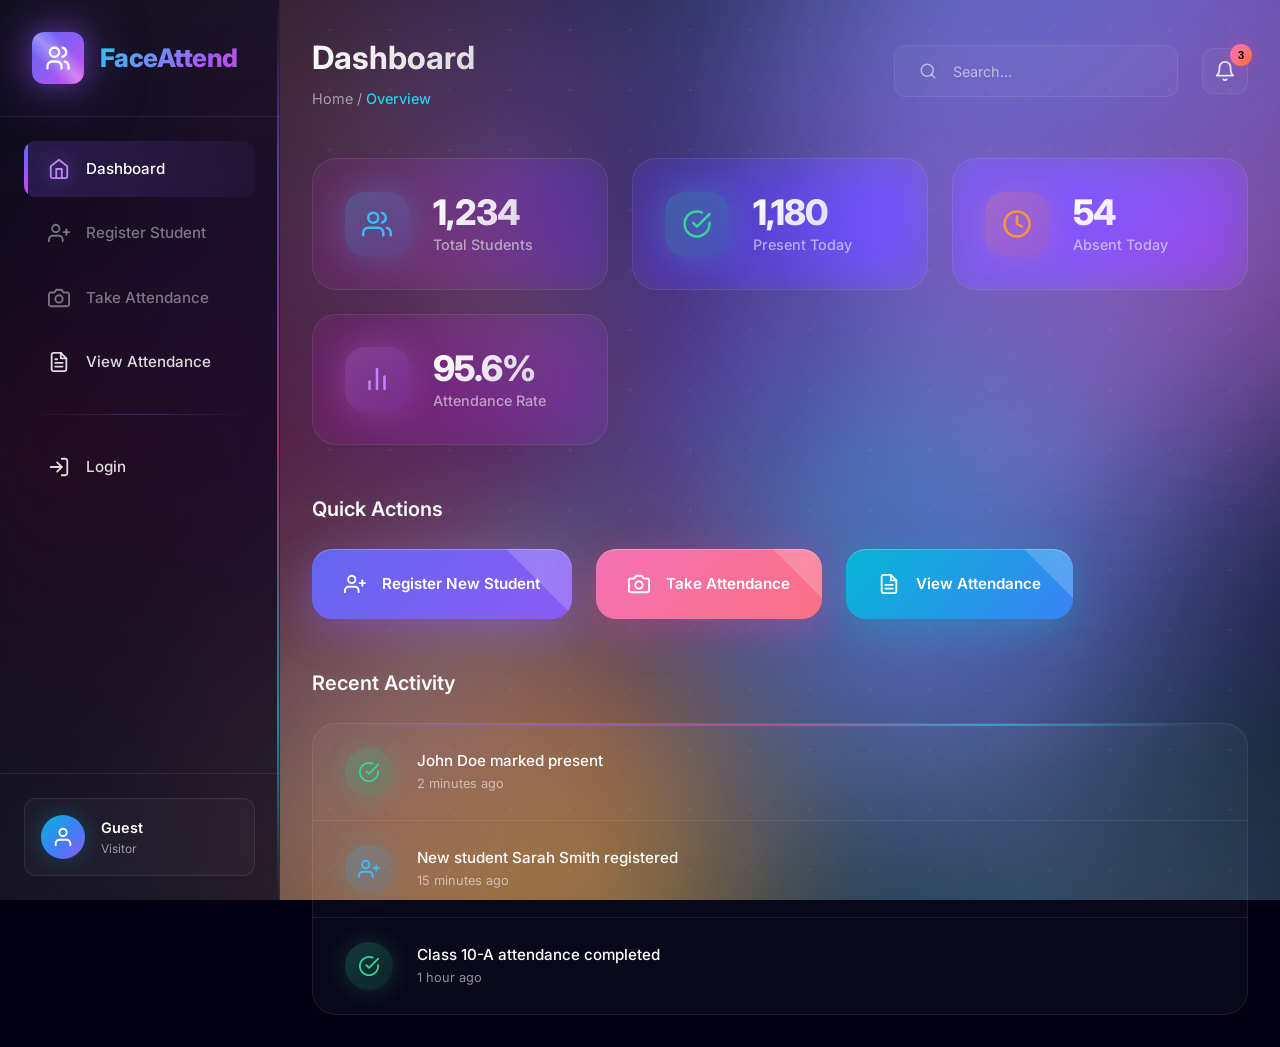
<file: index.html>
<!DOCTYPE html>
<html lang="en">

<head>
    <meta charset="UTF-8">
    <meta name="viewport" content="width=device-width, initial-scale=1.0">
    <meta name="description"
        content="Face Recognition Attendance System - A modern solution for tracking student attendance using facial recognition technology">
    <title>FaceAttend - Dashboard</title>
    <link rel="stylesheet" href="index.css">
    <link rel="preconnect" href="https://fonts.googleapis.com">
    <link rel="preconnect" href="https://fonts.gstatic.com" crossorigin>
    <link href="https://fonts.googleapis.com/css2?family=Inter:wght@300;400;500;600;700;800&display=swap"
        rel="stylesheet">
</head>

<body>
    <!-- Animated Background -->
    <div class="bg-animation">
        <div class="particles"></div>
        <div class="orb orb-1"></div>
        <div class="orb orb-2"></div>
        <div class="orb orb-3"></div>
    </div>

    <!-- Dashboard Layout -->
    <div class="dashboard">
        <!-- Sidebar -->
        <aside class="sidebar">
            <!-- Logo -->
            <div class="logo">
                <div class="logo-icon">
                    <svg viewBox="0 0 24 24" fill="none" xmlns="http://www.w3.org/2000/svg">
                        <path
                            d="M9 11C11.2091 11 13 9.20914 13 7C13 4.79086 11.2091 3 9 3C6.79086 3 5 4.79086 5 7C5 9.20914 6.79086 11 9 11Z"
                            stroke="currentColor" stroke-width="2" stroke-linecap="round" stroke-linejoin="round" />
                        <path
                            d="M3 21V19C3 17.9391 3.42143 16.9217 4.17157 16.1716C4.92172 15.4214 5.93913 15 7 15H11C12.0609 15 13.0783 15.4214 13.8284 16.1716C14.5786 16.9217 15 17.9391 15 19V21"
                            stroke="currentColor" stroke-width="2" stroke-linecap="round" stroke-linejoin="round" />
                        <path
                            d="M16 3.12988C16.8604 3.35018 17.623 3.85058 18.1676 4.55219C18.7122 5.2538 19.0078 6.11671 19.0078 7.00488C19.0078 7.89305 18.7122 8.75596 18.1676 9.45757C17.623 10.1592 16.8604 10.6596 16 10.8799"
                            stroke="currentColor" stroke-width="2" stroke-linecap="round" stroke-linejoin="round" />
                        <path
                            d="M21 20.9999V18.9999C20.9949 18.1171 20.6979 17.2607 20.1553 16.5643C19.6126 15.8679 18.8548 15.3706 18 15.1499"
                            stroke="currentColor" stroke-width="2" stroke-linecap="round" stroke-linejoin="round" />
                    </svg>
                </div>
                <h1>FaceAttend</h1>
            </div>

            <!-- Navigation Menu -->
            <nav class="nav-menu">
                <a href="#" class="nav-item active" data-section="dashboard" id="nav-dashboard">
                    <svg viewBox="0 0 24 24" fill="none" xmlns="http://www.w3.org/2000/svg">
                        <path
                            d="M3 9L12 2L21 9V20C21 20.5304 20.7893 21.0391 20.4142 21.4142C20.0391 21.7893 19.5304 22 19 22H5C4.46957 22 3.96086 21.7893 3.58579 21.4142C3.21071 21.0391 3 20.5304 3 20V9Z"
                            stroke="currentColor" stroke-width="2" stroke-linecap="round" stroke-linejoin="round" />
                        <path d="M9 22V12H15V22" stroke="currentColor" stroke-width="2" stroke-linecap="round"
                            stroke-linejoin="round" />
                    </svg>
                    <span>Dashboard</span>
                </a>

                <a href="#" class="nav-item" data-section="register" id="nav-register">
                    <svg viewBox="0 0 24 24" fill="none" xmlns="http://www.w3.org/2000/svg">
                        <path
                            d="M16 21V19C16 17.9391 15.5786 16.9217 14.8284 16.1716C14.0783 15.4214 13.0609 15 12 15H5C3.93913 15 2.92172 15.4214 2.17157 16.1716C1.42143 16.9217 1 17.9391 1 19V21"
                            stroke="currentColor" stroke-width="2" stroke-linecap="round" stroke-linejoin="round" />
                        <path
                            d="M8.5 11C10.7091 11 12.5 9.20914 12.5 7C12.5 4.79086 10.7091 3 8.5 3C6.29086 3 4.5 4.79086 4.5 7C4.5 9.20914 6.29086 11 8.5 11Z"
                            stroke="currentColor" stroke-width="2" stroke-linecap="round" stroke-linejoin="round" />
                        <path d="M20 8V14" stroke="currentColor" stroke-width="2" stroke-linecap="round"
                            stroke-linejoin="round" />
                        <path d="M23 11H17" stroke="currentColor" stroke-width="2" stroke-linecap="round"
                            stroke-linejoin="round" />
                    </svg>
                    <span>Register Student</span>
                </a>

                <a href="#" class="nav-item" data-section="attendance" id="nav-attendance">
                    <svg viewBox="0 0 24 24" fill="none" xmlns="http://www.w3.org/2000/svg">
                        <path
                            d="M23 19C23 19.5304 22.7893 20.0391 22.4142 20.4142C22.0391 20.7893 21.5304 21 21 21H3C2.46957 21 1.96086 20.7893 1.58579 20.4142C1.21071 20.0391 1 19.5304 1 19V8C1 7.46957 1.21071 6.96086 1.58579 6.58579C1.96086 6.21071 2.46957 6 3 6H7L9 3H15L17 6H21C21.5304 6 22.0391 6.21071 22.4142 6.58579C22.7893 6.96086 23 7.46957 23 8V19Z"
                            stroke="currentColor" stroke-width="2" stroke-linecap="round" stroke-linejoin="round" />
                        <path
                            d="M12 17C14.2091 17 16 15.2091 16 13C16 10.7909 14.2091 9 12 9C9.79086 9 8 10.7909 8 13C8 15.2091 9.79086 17 12 17Z"
                            stroke="currentColor" stroke-width="2" stroke-linecap="round" stroke-linejoin="round" />
                    </svg>
                    <span>Take Attendance</span>
                </a>

                <a href="#" class="nav-item" data-section="view" id="nav-view">
                    <svg viewBox="0 0 24 24" fill="none" xmlns="http://www.w3.org/2000/svg">
                        <path
                            d="M14 2H6C5.46957 2 4.96086 2.21071 4.58579 2.58579C4.21071 2.96086 4 3.46957 4 4V20C4 20.5304 4.21071 21.0391 4.58579 21.4142C4.96086 21.7893 5.46957 22 6 22H18C18.5304 22 19.0391 21.7893 19.4142 21.4142C19.7893 21.0391 20 20.5304 20 20V8L14 2Z"
                            stroke="currentColor" stroke-width="2" stroke-linecap="round" stroke-linejoin="round" />
                        <path d="M14 2V8H20" stroke="currentColor" stroke-width="2" stroke-linecap="round"
                            stroke-linejoin="round" />
                        <path d="M16 13H8" stroke="currentColor" stroke-width="2" stroke-linecap="round"
                            stroke-linejoin="round" />
                        <path d="M16 17H8" stroke="currentColor" stroke-width="2" stroke-linecap="round"
                            stroke-linejoin="round" />
                        <path d="M10 9H9H8" stroke="currentColor" stroke-width="2" stroke-linecap="round"
                            stroke-linejoin="round" />
                    </svg>
                    <span>View Attendance</span>
                </a>

                <div class="nav-divider"></div>

                <a href="#" class="nav-item" data-section="login" id="nav-login">
                    <svg viewBox="0 0 24 24" fill="none" xmlns="http://www.w3.org/2000/svg">
                        <path
                            d="M15 3H19C19.5304 3 20.0391 3.21071 20.4142 3.58579C20.7893 3.96086 21 4.46957 21 5V19C21 19.5304 20.7893 20.0391 20.4142 20.4142C20.0391 20.7893 19.5304 21 19 21H15"
                            stroke="currentColor" stroke-width="2" stroke-linecap="round" stroke-linejoin="round" />
                        <path d="M10 17L15 12L10 7" stroke="currentColor" stroke-width="2" stroke-linecap="round"
                            stroke-linejoin="round" />
                        <path d="M15 12H3" stroke="currentColor" stroke-width="2" stroke-linecap="round"
                            stroke-linejoin="round" />
                    </svg>
                    <span>Login</span>
                </a>
            </nav>

            <!-- Sidebar Footer -->
            <div class="sidebar-footer">
                <div class="user-info" id="user-info-panel">
                    <div class="user-avatar">
                        <svg viewBox="0 0 24 24" fill="none" xmlns="http://www.w3.org/2000/svg">
                            <path
                                d="M20 21V19C20 17.9391 19.5786 16.9217 18.8284 16.1716C18.0783 15.4214 17.0609 15 16 15H8C6.93913 15 5.92172 15.4214 5.17157 16.1716C4.42143 16.9217 4 17.9391 4 19V21"
                                stroke="currentColor" stroke-width="2" stroke-linecap="round" stroke-linejoin="round" />
                            <path
                                d="M12 11C14.2091 11 16 9.20914 16 7C16 4.79086 14.2091 3 12 3C9.79086 3 8 4.79086 8 7C8 9.20914 9.79086 11 12 11Z"
                                stroke="currentColor" stroke-width="2" stroke-linecap="round" stroke-linejoin="round" />
                        </svg>
                    </div>
                    <div class="user-details">
                        <span class="user-name" id="display-username">Guest</span>
                        <span class="user-role" id="display-role">Visitor</span>
                    </div>
                    <button class="logout-btn" id="logout-btn" style="display: none;" title="Logout">
                        <svg viewBox="0 0 24 24" fill="none" xmlns="http://www.w3.org/2000/svg">
                            <path
                                d="M9 21H5C4.46957 21 3.96086 20.7893 3.58579 20.4142C3.21071 20.0391 3 19.5304 3 19V5C3 4.46957 3.21071 3.96086 3.58579 3.58579C3.96086 3.21071 4.46957 3 5 3H9"
                                stroke="currentColor" stroke-width="2" stroke-linecap="round" stroke-linejoin="round" />
                            <path d="M16 17L21 12L16 7" stroke="currentColor" stroke-width="2" stroke-linecap="round"
                                stroke-linejoin="round" />
                            <path d="M21 12H9" stroke="currentColor" stroke-width="2" stroke-linecap="round"
                                stroke-linejoin="round" />
                        </svg>
                    </button>
                </div>
            </div>
        </aside>

        <!-- Main Content -->
        <main class="main-content">
            <!-- Header -->
            <header class="content-header">
                <div class="header-left">
                    <h2 id="page-title">Dashboard</h2>
                    <p class="breadcrumb">Home / <span id="current-section">Overview</span></p>
                </div>
                <div class="header-right">
                    <div class="search-box">
                        <svg viewBox="0 0 24 24" fill="none" xmlns="http://www.w3.org/2000/svg">
                            <path
                                d="M11 19C15.4183 19 19 15.4183 19 11C19 6.58172 15.4183 3 11 3C6.58172 3 3 6.58172 3 11C3 15.4183 6.58172 19 11 19Z"
                                stroke="currentColor" stroke-width="2" stroke-linecap="round" stroke-linejoin="round" />
                            <path d="M21 21L16.65 16.65" stroke="currentColor" stroke-width="2" stroke-linecap="round"
                                stroke-linejoin="round" />
                        </svg>
                        <input type="text" placeholder="Search..." id="search-input">
                    </div>
                    <button class="notification-btn" id="notification-btn">
                        <svg viewBox="0 0 24 24" fill="none" xmlns="http://www.w3.org/2000/svg">
                            <path
                                d="M18 8C18 6.4087 17.3679 4.88258 16.2426 3.75736C15.1174 2.63214 13.5913 2 12 2C10.4087 2 8.88258 2.63214 7.75736 3.75736C6.63214 4.88258 6 6.4087 6 8C6 15 3 17 3 17H21C21 17 18 15 18 8Z"
                                stroke="currentColor" stroke-width="2" stroke-linecap="round" stroke-linejoin="round" />
                            <path
                                d="M13.73 21C13.5542 21.3031 13.3019 21.5547 12.9982 21.7295C12.6946 21.9044 12.3504 21.9965 12 21.9965C11.6496 21.9965 11.3054 21.9044 11.0018 21.7295C10.6982 21.5547 10.4458 21.3031 10.27 21"
                                stroke="currentColor" stroke-width="2" stroke-linecap="round" stroke-linejoin="round" />
                        </svg>
                        <span class="notification-badge">3</span>
                    </button>
                </div>
            </header>

            <!-- Dashboard Content -->
            <div class="content-area">
                <!-- Stats Cards -->
                <div class="stats-grid">
                    <div class="stat-card">
                        <div class="stat-icon blue">
                            <svg viewBox="0 0 24 24" fill="none" xmlns="http://www.w3.org/2000/svg">
                                <path
                                    d="M17 21V19C17 17.9391 16.5786 16.9217 15.8284 16.1716C15.0783 15.4214 14.0609 15 13 15H5C3.93913 15 2.92172 15.4214 2.17157 16.1716C1.42143 16.9217 1 17.9391 1 19V21"
                                    stroke="currentColor" stroke-width="2" stroke-linecap="round"
                                    stroke-linejoin="round" />
                                <path
                                    d="M9 11C11.2091 11 13 9.20914 13 7C13 4.79086 11.2091 3 9 3C6.79086 3 5 4.79086 5 7C5 9.20914 6.79086 11 9 11Z"
                                    stroke="currentColor" stroke-width="2" stroke-linecap="round"
                                    stroke-linejoin="round" />
                                <path
                                    d="M23 21V19C22.9993 18.1137 22.7044 17.2528 22.1614 16.5523C21.6184 15.8519 20.8581 15.3516 20 15.13"
                                    stroke="currentColor" stroke-width="2" stroke-linecap="round"
                                    stroke-linejoin="round" />
                                <path
                                    d="M16 3.13C16.8604 3.35031 17.623 3.85071 18.1676 4.55232C18.7122 5.25392 19.0078 6.11683 19.0078 7.005C19.0078 7.89318 18.7122 8.75608 18.1676 9.45769C17.623 10.1593 16.8604 10.6597 16 10.88"
                                    stroke="currentColor" stroke-width="2" stroke-linecap="round"
                                    stroke-linejoin="round" />
                            </svg>
                        </div>
                        <div class="stat-info">
                            <span class="stat-value">1,234</span>
                            <span class="stat-label">Total Students</span>
                        </div>
                    </div>

                    <div class="stat-card">
                        <div class="stat-icon green">
                            <svg viewBox="0 0 24 24" fill="none" xmlns="http://www.w3.org/2000/svg">
                                <path
                                    d="M22 11.08V12C21.9988 14.1564 21.3005 16.2547 20.0093 17.9818C18.7182 19.709 16.9033 20.9725 14.8354 21.5839C12.7674 22.1953 10.5573 22.1219 8.53447 21.3746C6.51168 20.6273 4.78465 19.2461 3.61096 17.4371C2.43727 15.628 1.87979 13.4881 2.02168 11.3363C2.16356 9.18455 2.99721 7.13631 4.39828 5.49706C5.79935 3.85781 7.69279 2.71537 9.79619 2.24013C11.8996 1.7649 14.1003 1.98232 16.07 2.85999"
                                    stroke="currentColor" stroke-width="2" stroke-linecap="round"
                                    stroke-linejoin="round" />
                                <path d="M22 4L12 14.01L9 11.01" stroke="currentColor" stroke-width="2"
                                    stroke-linecap="round" stroke-linejoin="round" />
                            </svg>
                        </div>
                        <div class="stat-info">
                            <span class="stat-value">1,180</span>
                            <span class="stat-label">Present Today</span>
                        </div>
                    </div>

                    <div class="stat-card">
                        <div class="stat-icon orange">
                            <svg viewBox="0 0 24 24" fill="none" xmlns="http://www.w3.org/2000/svg">
                                <path
                                    d="M12 22C17.5228 22 22 17.5228 22 12C22 6.47715 17.5228 2 12 2C6.47715 2 2 6.47715 2 12C2 17.5228 6.47715 22 12 22Z"
                                    stroke="currentColor" stroke-width="2" stroke-linecap="round"
                                    stroke-linejoin="round" />
                                <path d="M12 6V12L16 14" stroke="currentColor" stroke-width="2" stroke-linecap="round"
                                    stroke-linejoin="round" />
                            </svg>
                        </div>
                        <div class="stat-info">
                            <span class="stat-value">54</span>
                            <span class="stat-label">Absent Today</span>
                        </div>
                    </div>

                    <div class="stat-card">
                        <div class="stat-icon purple">
                            <svg viewBox="0 0 24 24" fill="none" xmlns="http://www.w3.org/2000/svg">
                                <path d="M18 20V10" stroke="currentColor" stroke-width="2" stroke-linecap="round"
                                    stroke-linejoin="round" />
                                <path d="M12 20V4" stroke="currentColor" stroke-width="2" stroke-linecap="round"
                                    stroke-linejoin="round" />
                                <path d="M6 20V14" stroke="currentColor" stroke-width="2" stroke-linecap="round"
                                    stroke-linejoin="round" />
                            </svg>
                        </div>
                        <div class="stat-info">
                            <span class="stat-value">95.6%</span>
                            <span class="stat-label">Attendance Rate</span>
                        </div>
                    </div>
                </div>

                <!-- Quick Actions -->
                <div class="quick-actions">
                    <h3>Quick Actions</h3>
                    <div class="action-buttons">
                        <button class="action-btn register" id="btn-register">
                            <svg viewBox="0 0 24 24" fill="none" xmlns="http://www.w3.org/2000/svg">
                                <path
                                    d="M16 21V19C16 17.9391 15.5786 16.9217 14.8284 16.1716C14.0783 15.4214 13.0609 15 12 15H5C3.93913 15 2.92172 15.4214 2.17157 16.1716C1.42143 16.9217 1 17.9391 1 19V21"
                                    stroke="currentColor" stroke-width="2" stroke-linecap="round"
                                    stroke-linejoin="round" />
                                <path
                                    d="M8.5 11C10.7091 11 12.5 9.20914 12.5 7C12.5 4.79086 10.7091 3 8.5 3C6.29086 3 4.5 4.79086 4.5 7C4.5 9.20914 6.29086 11 8.5 11Z"
                                    stroke="currentColor" stroke-width="2" stroke-linecap="round"
                                    stroke-linejoin="round" />
                                <path d="M20 8V14" stroke="currentColor" stroke-width="2" stroke-linecap="round"
                                    stroke-linejoin="round" />
                                <path d="M23 11H17" stroke="currentColor" stroke-width="2" stroke-linecap="round"
                                    stroke-linejoin="round" />
                            </svg>
                            <span>Register New Student</span>
                        </button>

                        <button class="action-btn attendance" id="btn-attendance">
                            <svg viewBox="0 0 24 24" fill="none" xmlns="http://www.w3.org/2000/svg">
                                <path
                                    d="M23 19C23 19.5304 22.7893 20.0391 22.4142 20.4142C22.0391 20.7893 21.5304 21 21 21H3C2.46957 21 1.96086 20.7893 1.58579 20.4142C1.21071 20.0391 1 19.5304 1 19V8C1 7.46957 1.21071 6.96086 1.58579 6.58579C1.96086 6.21071 2.46957 6 3 6H7L9 3H15L17 6H21C21.5304 6 22.0391 6.21071 22.4142 6.58579C22.7893 6.96086 23 7.46957 23 8V19Z"
                                    stroke="currentColor" stroke-width="2" stroke-linecap="round"
                                    stroke-linejoin="round" />
                                <path
                                    d="M12 17C14.2091 17 16 15.2091 16 13C16 10.7909 14.2091 9 12 9C9.79086 9 8 10.7909 8 13C8 15.2091 9.79086 17 12 17Z"
                                    stroke="currentColor" stroke-width="2" stroke-linecap="round"
                                    stroke-linejoin="round" />
                            </svg>
                            <span>Take Attendance</span>
                        </button>

                        <button class="action-btn view" id="btn-view">
                            <svg viewBox="0 0 24 24" fill="none" xmlns="http://www.w3.org/2000/svg">
                                <path
                                    d="M14 2H6C5.46957 2 4.96086 2.21071 4.58579 2.58579C4.21071 2.96086 4 3.46957 4 4V20C4 20.5304 4.21071 21.0391 4.58579 21.4142C4.96086 21.7893 5.46957 22 6 22H18C18.5304 22 19.0391 21.7893 19.4142 21.4142C19.7893 21.0391 20 20.5304 20 20V8L14 2Z"
                                    stroke="currentColor" stroke-width="2" stroke-linecap="round"
                                    stroke-linejoin="round" />
                                <path d="M14 2V8H20" stroke="currentColor" stroke-width="2" stroke-linecap="round"
                                    stroke-linejoin="round" />
                                <path d="M16 13H8" stroke="currentColor" stroke-width="2" stroke-linecap="round"
                                    stroke-linejoin="round" />
                                <path d="M16 17H8" stroke="currentColor" stroke-width="2" stroke-linecap="round"
                                    stroke-linejoin="round" />
                            </svg>
                            <span>View Attendance</span>
                        </button>
                    </div>
                </div>

                <!-- Recent Activity -->
                <div class="recent-activity">
                    <h3>Recent Activity</h3>
                    <div class="activity-list">
                        <div class="activity-item">
                            <div class="activity-icon green">
                                <svg viewBox="0 0 24 24" fill="none" xmlns="http://www.w3.org/2000/svg">
                                    <path
                                        d="M22 11.08V12C21.9988 14.1564 21.3005 16.2547 20.0093 17.9818C18.7182 19.709 16.9033 20.9725 14.8354 21.5839C12.7674 22.1953 10.5573 22.1219 8.53447 21.3746C6.51168 20.6273 4.78465 19.2461 3.61096 17.4371C2.43727 15.628 1.87979 13.4881 2.02168 11.3363C2.16356 9.18455 2.99721 7.13631 4.39828 5.49706C5.79935 3.85781 7.69279 2.71537 9.79619 2.24013C11.8996 1.7649 14.1003 1.98232 16.07 2.85999"
                                        stroke="currentColor" stroke-width="2" stroke-linecap="round"
                                        stroke-linejoin="round" />
                                    <path d="M22 4L12 14.01L9 11.01" stroke="currentColor" stroke-width="2"
                                        stroke-linecap="round" stroke-linejoin="round" />
                                </svg>
                            </div>
                            <div class="activity-details">
                                <span class="activity-text">John Doe marked present</span>
                                <span class="activity-time">2 minutes ago</span>
                            </div>
                        </div>
                        <div class="activity-item">
                            <div class="activity-icon blue">
                                <svg viewBox="0 0 24 24" fill="none" xmlns="http://www.w3.org/2000/svg">
                                    <path
                                        d="M16 21V19C16 17.9391 15.5786 16.9217 14.8284 16.1716C14.0783 15.4214 13.0609 15 12 15H5C3.93913 15 2.92172 15.4214 2.17157 16.1716C1.42143 16.9217 1 17.9391 1 19V21"
                                        stroke="currentColor" stroke-width="2" stroke-linecap="round"
                                        stroke-linejoin="round" />
                                    <path
                                        d="M8.5 11C10.7091 11 12.5 9.20914 12.5 7C12.5 4.79086 10.7091 3 8.5 3C6.29086 3 4.5 4.79086 4.5 7C4.5 9.20914 6.29086 11 8.5 11Z"
                                        stroke="currentColor" stroke-width="2" stroke-linecap="round"
                                        stroke-linejoin="round" />
                                    <path d="M20 8V14" stroke="currentColor" stroke-width="2" stroke-linecap="round"
                                        stroke-linejoin="round" />
                                    <path d="M23 11H17" stroke="currentColor" stroke-width="2" stroke-linecap="round"
                                        stroke-linejoin="round" />
                                </svg>
                            </div>
                            <div class="activity-details">
                                <span class="activity-text">New student Sarah Smith registered</span>
                                <span class="activity-time">15 minutes ago</span>
                            </div>
                        </div>
                        <div class="activity-item">
                            <div class="activity-icon green">
                                <svg viewBox="0 0 24 24" fill="none" xmlns="http://www.w3.org/2000/svg">
                                    <path
                                        d="M22 11.08V12C21.9988 14.1564 21.3005 16.2547 20.0093 17.9818C18.7182 19.709 16.9033 20.9725 14.8354 21.5839C12.7674 22.1953 10.5573 22.1219 8.53447 21.3746C6.51168 20.6273 4.78465 19.2461 3.61096 17.4371C2.43727 15.628 1.87979 13.4881 2.02168 11.3363C2.16356 9.18455 2.99721 7.13631 4.39828 5.49706C5.79935 3.85781 7.69279 2.71537 9.79619 2.24013C11.8996 1.7649 14.1003 1.98232 16.07 2.85999"
                                        stroke="currentColor" stroke-width="2" stroke-linecap="round"
                                        stroke-linejoin="round" />
                                    <path d="M22 4L12 14.01L9 11.01" stroke="currentColor" stroke-width="2"
                                        stroke-linecap="round" stroke-linejoin="round" />
                                </svg>
                            </div>
                            <div class="activity-details">
                                <span class="activity-text">Class 10-A attendance completed</span>
                                <span class="activity-time">1 hour ago</span>
                            </div>
                        </div>
                    </div>
                </div>
            </div>
        </main>
    </div>

    <!-- Login Modal -->
    <div class="modal-overlay" id="login-modal">
        <div class="modal">
            <button class="modal-close" id="modal-close">&times;</button>
            <div class="modal-header">
                <div class="modal-icon">
                    <svg viewBox="0 0 24 24" fill="none" xmlns="http://www.w3.org/2000/svg">
                        <path
                            d="M20 21V19C20 17.9391 19.5786 16.9217 18.8284 16.1716C18.0783 15.4214 17.0609 15 16 15H8C6.93913 15 5.92172 15.4214 5.17157 16.1716C4.42143 16.9217 4 17.9391 4 19V21"
                            stroke="currentColor" stroke-width="2" stroke-linecap="round" stroke-linejoin="round" />
                        <path
                            d="M12 11C14.2091 11 16 9.20914 16 7C16 4.79086 14.2091 3 12 3C9.79086 3 8 4.79086 8 7C8 9.20914 9.79086 11 12 11Z"
                            stroke="currentColor" stroke-width="2" stroke-linecap="round" stroke-linejoin="round" />
                    </svg>
                </div>
                <h2>Welcome Back</h2>
                <p>Sign in to access all features</p>
            </div>
            <form class="login-form" id="login-form">
                <div class="form-group">
                    <label for="username">Username</label>
                    <div class="input-wrapper">
                        <svg viewBox="0 0 24 24" fill="none" xmlns="http://www.w3.org/2000/svg">
                            <path
                                d="M20 21V19C20 17.9391 19.5786 16.9217 18.8284 16.1716C18.0783 15.4214 17.0609 15 16 15H8C6.93913 15 5.92172 15.4214 5.17157 16.1716C4.42143 16.9217 4 17.9391 4 19V21"
                                stroke="currentColor" stroke-width="2" stroke-linecap="round" stroke-linejoin="round" />
                            <path
                                d="M12 11C14.2091 11 16 9.20914 16 7C16 4.79086 14.2091 3 12 3C9.79086 3 8 4.79086 8 7C8 9.20914 9.79086 11 12 11Z"
                                stroke="currentColor" stroke-width="2" stroke-linecap="round" stroke-linejoin="round" />
                        </svg>
                        <input type="text" id="username" placeholder="Enter your username" required>
                    </div>
                </div>
                <div class="form-group">
                    <label for="password">Password</label>
                    <div class="input-wrapper">
                        <svg viewBox="0 0 24 24" fill="none" xmlns="http://www.w3.org/2000/svg">
                            <rect x="3" y="11" width="18" height="11" rx="2" ry="2" stroke="currentColor"
                                stroke-width="2" stroke-linecap="round" stroke-linejoin="round" />
                            <path
                                d="M7 11V7C7 5.67392 7.52678 4.40215 8.46447 3.46447C9.40215 2.52678 10.6739 2 12 2C13.3261 2 14.5979 2.52678 15.5355 3.46447C16.4732 4.40215 17 5.67392 17 7V11"
                                stroke="currentColor" stroke-width="2" stroke-linecap="round" stroke-linejoin="round" />
                        </svg>
                        <input type="password" id="password" placeholder="Enter your password" required>
                    </div>
                </div>
                <div class="form-options">
                    <label class="checkbox-label">
                        <input type="checkbox" id="remember">
                        <span>Remember me</span>
                    </label>
                    <a href="#" class="forgot-link">Forgot password?</a>
                </div>
                <button type="submit" class="login-btn">Sign In</button>
                <p class="login-hint">Demo: Use any username with password "admin123"</p>
            </form>
        </div>
    </div>

    <script src="index.js"></script>
</body>

</html>
</file>
<file: index.css>
:root {
    /* Enhanced Vibrant Gradients */
    --primary-gradient: linear-gradient(135deg, #6366f1 0%, #8b5cf6 50%, #d946ef 100%);
    --secondary-gradient: linear-gradient(135deg, #f472b6 0%, #fb7185 50%, #f97316 100%);
    --accent-gradient: linear-gradient(135deg, #06b6d4 0%, #3b82f6 50%, #8b5cf6 100%);
    --aurora-gradient: linear-gradient(135deg, #22d3ee 0%, #a855f7 25%, #ec4899 50%, #f97316 75%, #eab308 100%);
    --holographic-gradient: linear-gradient(135deg,
            hsl(280, 100%, 70%) 0%,
            hsl(200, 100%, 60%) 25%,
            hsl(320, 100%, 65%) 50%,
            hsl(160, 100%, 50%) 75%,
            hsl(280, 100%, 70%) 100%);
    --mesh-gradient: radial-gradient(at 40% 20%, hsla(280, 100%, 70%, 0.35) 0px, transparent 50%),
        radial-gradient(at 80% 0%, hsla(189, 100%, 56%, 0.3) 0px, transparent 50%),
        radial-gradient(at 0% 50%, hsla(355, 100%, 65%, 0.25) 0px, transparent 50%),
        radial-gradient(at 80% 50%, hsla(265, 100%, 66%, 0.3) 0px, transparent 50%),
        radial-gradient(at 0% 100%, hsla(22, 100%, 55%, 0.25) 0px, transparent 50%),
        radial-gradient(at 80% 100%, hsla(175, 100%, 45%, 0.25) 0px, transparent 50%),
        radial-gradient(at 50% 50%, hsla(240, 100%, 50%, 0.1) 0px, transparent 70%);

    /* Rich Dark Theme with Depth */
    --bg-dark: #030014;
    --bg-dark-2: #0a0a1f;
    --bg-sidebar: rgba(10, 10, 30, 0.75);
    --bg-card: rgba(255, 255, 255, 0.03);
    --bg-card-hover: rgba(255, 255, 255, 0.08);
    --bg-card-shimmer: linear-gradient(110deg, rgba(255, 255, 255, 0) 0%, rgba(255, 255, 255, 0.05) 50%, rgba(255, 255, 255, 0) 100%);

    /* Text Colors */
    --text-primary: #ffffff;
    --text-secondary: rgba(255, 255, 255, 0.85);
    --text-muted: rgba(255, 255, 255, 0.55);

    /* Vibrant Accent Colors */
    --color-blue: #38bdf8;
    --color-green: #34d399;
    --color-orange: #fb923c;
    --color-purple: #c084fc;
    --color-pink: #f472b6;
    --color-cyan: #22d3ee;
    --color-yellow: #facc15;

    /* Glass Effects */
    --glass-blur: blur(24px);
    --glass-border: 1px solid rgba(255, 255, 255, 0.08);
    --glass-shine: linear-gradient(135deg, rgba(255, 255, 255, 0.15) 0%, rgba(255, 255, 255, 0) 50%);

    /* Glowing Shadows - Enhanced */
    --shadow-glow: 0 0 60px rgba(139, 92, 246, 0.5);
    --shadow-glow-pink: 0 0 60px rgba(236, 72, 153, 0.4);
    --shadow-glow-cyan: 0 0 60px rgba(34, 211, 238, 0.4);
    --shadow-card: 0 25px 50px -12px rgba(0, 0, 0, 0.6);
    --shadow-card-glow: 0 8px 32px rgba(139, 92, 246, 0.25), 0 0 0 1px rgba(139, 92, 246, 0.15);
    --shadow-neomorphic: 0 4px 30px rgba(0, 0, 0, 0.4), 0 1px 0 rgba(255, 255, 255, 0.05) inset;

    /* Layout */
    --sidebar-width: 280px;
    --spacing-xs: 0.5rem;
    --spacing-sm: 1rem;
    --spacing-md: 1.5rem;
    --spacing-lg: 2rem;
    --spacing-xl: 3rem;
    --radius-sm: 8px;
    --radius-md: 12px;
    --radius-lg: 20px;
    --radius-xl: 24px;
    --radius-full: 50%;

    /* Animations */
    --transition-fast: 0.15s ease;
    --transition-normal: 0.3s cubic-bezier(0.4, 0, 0.2, 1);
    --transition-slow: 0.5s cubic-bezier(0.4, 0, 0.2, 1);
    --transition-bounce: 0.6s cubic-bezier(0.68, -0.55, 0.265, 1.55);
}

*,
*::before,
*::after {
    margin: 0;
    padding: 0;
    box-sizing: border-box;
}

body {
    font-family: 'Inter', sans-serif;
    background: var(--bg-dark);
    color: var(--text-primary);
    min-height: 100vh;
    line-height: 1.6;
    overflow-x: hidden;
}

/* Dynamic Animated Background - Enhanced */
.bg-animation {
    position: fixed;
    inset: 0;
    z-index: -1;
    overflow: hidden;
    background: linear-gradient(180deg, var(--bg-dark) 0%, var(--bg-dark-2) 100%);
}

/* Noise Texture Overlay */
.bg-animation::before {
    content: '';
    position: absolute;
    inset: 0;
    background: var(--mesh-gradient);
    animation: meshMove 25s ease infinite;
}

/* Aurora Effect - Enhanced */
.bg-animation::after {
    content: '';
    position: absolute;
    inset: -100%;
    background: conic-gradient(from 0deg at 50% 50%,
            transparent 0deg,
            rgba(139, 92, 246, 0.2) 45deg,
            transparent 90deg,
            rgba(236, 72, 153, 0.15) 135deg,
            transparent 180deg,
            rgba(34, 211, 238, 0.18) 225deg,
            transparent 270deg,
            rgba(250, 204, 21, 0.12) 315deg,
            transparent 360deg);
    animation: auroraRotate 40s linear infinite;
    filter: blur(40px);
}

@keyframes meshMove {

    0%,
    100% {
        opacity: 1;
        transform: scale(1) rotate(0deg);
    }

    25% {
        opacity: 0.9;
        transform: scale(1.05) rotate(1deg);
    }

    50% {
        opacity: 0.85;
        transform: scale(1.1) rotate(0deg);
    }

    75% {
        opacity: 0.9;
        transform: scale(1.05) rotate(-1deg);
    }
}

@keyframes auroraRotate {
    from {
        transform: rotate(0deg);
    }

    to {
        transform: rotate(360deg);
    }
}

/* Enhanced Floating Orbs with Holographic Effect */
.orb {
    position: absolute;
    border-radius: var(--radius-full);
    filter: blur(100px);
    opacity: 0.6;
    animation: orbFloat 25s infinite ease-in-out;
    mix-blend-mode: screen;
}

.orb-1 {
    width: 700px;
    height: 700px;
    background: linear-gradient(135deg, #6366f1 0%, #a855f7 50%, #ec4899 100%);
    top: -250px;
    right: -200px;
    animation-duration: 22s;
}

.orb-2 {
    width: 550px;
    height: 550px;
    background: linear-gradient(135deg, #ec4899 0%, #f97316 50%, #facc15 100%);
    bottom: -200px;
    left: 15%;
    animation-delay: -8s;
    animation-duration: 28s;
}

.orb-3 {
    width: 450px;
    height: 450px;
    background: linear-gradient(135deg, #06b6d4 0%, #3b82f6 50%, #8b5cf6 100%);
    top: 40%;
    right: 10%;
    animation-delay: -15s;
    animation-duration: 25s;
}

@keyframes orbFloat {

    0%,
    100% {
        transform: translate(0, 0) scale(1) rotate(0deg);
    }

    20% {
        transform: translate(40px, -50px) scale(1.08) rotate(8deg);
    }

    40% {
        transform: translate(-30px, 30px) scale(0.95) rotate(-5deg);
    }

    60% {
        transform: translate(-50px, -30px) scale(1.05) rotate(5deg);
    }

    80% {
        transform: translate(30px, 40px) scale(0.98) rotate(-3deg);
    }
}

/* Animated Particle Grid - Enhanced */
.bg-animation .particles {
    position: absolute;
    inset: 0;
    background-image:
        radial-gradient(circle at center, rgba(255, 255, 255, 0.08) 1px, transparent 1px),
        radial-gradient(circle at center, rgba(139, 92, 246, 0.05) 1px, transparent 1px);
    background-size: 60px 60px, 90px 90px;
    background-position: 0 0, 30px 30px;
    animation: particleShift 80s linear infinite, particlePulse 8s ease infinite;
}

@keyframes particleShift {
    from {
        transform: translateY(0) translateX(0);
    }

    to {
        transform: translateY(-60px) translateX(-30px);
    }
}

@keyframes particlePulse {

    0%,
    100% {
        opacity: 0.5;
    }

    50% {
        opacity: 0.8;
    }
}

.dashboard {
    display: flex;
    min-height: 100vh;
}

/* Sidebar with Enhanced Glass Effect */
.sidebar {
    width: var(--sidebar-width);
    background: var(--bg-sidebar);
    backdrop-filter: var(--glass-blur) saturate(180%);
    border-right: var(--glass-border);
    display: flex;
    flex-direction: column;
    position: fixed;
    top: 0;
    left: 0;
    height: 100vh;
    z-index: 100;
    animation: slideIn 0.7s cubic-bezier(0.16, 1, 0.3, 1);
}

/* Sidebar Animated Glow Border */
.sidebar::before {
    content: '';
    position: absolute;
    top: 0;
    right: 0;
    width: 2px;
    height: 100%;
    background: linear-gradient(to bottom,
            transparent 0%,
            rgba(139, 92, 246, 0.6) 20%,
            rgba(236, 72, 153, 0.6) 50%,
            rgba(34, 211, 238, 0.6) 80%,
            transparent 100%);
    animation: sidebarGlow 6s ease infinite;
}

@keyframes sidebarGlow {

    0%,
    100% {
        opacity: 0.5;
        filter: blur(0px);
    }

    50% {
        opacity: 1;
        filter: blur(2px);
    }
}

/* Sidebar Inner Shine */
.sidebar::after {
    content: '';
    position: absolute;
    inset: 0;
    background: linear-gradient(180deg, rgba(255, 255, 255, 0.02) 0%, transparent 30%);
    pointer-events: none;
}

@keyframes slideIn {
    from {
        opacity: 0;
        transform: translateX(-50px);
    }

    to {
        opacity: 1;
        transform: translateX(0);
    }
}

/* Logo with Enhanced Glow */
.logo {
    display: flex;
    align-items: center;
    gap: var(--spacing-sm);
    padding: var(--spacing-lg);
    border-bottom: var(--glass-border);
    position: relative;
}

.logo-icon {
    width: 52px;
    height: 52px;
    background: var(--primary-gradient);
    border-radius: var(--radius-md);
    display: flex;
    align-items: center;
    justify-content: center;
    box-shadow: var(--shadow-glow), 0 0 25px rgba(139, 92, 246, 0.4);
    animation: logoPulse 3s ease-in-out infinite;
    position: relative;
    overflow: hidden;
}

/* Logo Icon Shine Effect */
.logo-icon::before {
    content: '';
    position: absolute;
    top: -50%;
    left: -50%;
    width: 200%;
    height: 200%;
    background: linear-gradient(45deg, transparent 40%, rgba(255, 255, 255, 0.3) 50%, transparent 60%);
    animation: logoShine 3s ease infinite;
}

@keyframes logoShine {

    0%,
    100% {
        transform: translateX(-100%) rotate(45deg);
    }

    50% {
        transform: translateX(100%) rotate(45deg);
    }
}

@keyframes logoPulse {

    0%,
    100% {
        box-shadow: var(--shadow-glow), 0 0 25px rgba(139, 92, 246, 0.4);
        transform: scale(1);
    }

    50% {
        box-shadow: var(--shadow-glow), 0 0 40px rgba(139, 92, 246, 0.6);
        transform: scale(1.02);
    }
}

.logo-icon svg {
    width: 28px;
    height: 28px;
    color: white;
    position: relative;
    z-index: 1;
}

.logo h1 {
    font-size: 1.6rem;
    font-weight: 800;
    background: var(--aurora-gradient);
    background-size: 300% 300%;
    -webkit-background-clip: text;
    -webkit-text-fill-color: transparent;
    background-clip: text;
    animation: gradientShift 6s ease infinite;
    letter-spacing: -0.02em;
}

@keyframes gradientShift {

    0%,
    100% {
        background-position: 0% 50%;
    }

    50% {
        background-position: 100% 50%;
    }
}

/* Navigation Menu */
.nav-menu {
    flex: 1;
    padding: var(--spacing-md);
    display: flex;
    flex-direction: column;
    gap: var(--spacing-xs);
}

.nav-item {
    display: flex;
    align-items: center;
    gap: var(--spacing-sm);
    padding: var(--spacing-sm) var(--spacing-md);
    color: var(--text-secondary);
    text-decoration: none;
    border-radius: var(--radius-md);
    transition: all var(--transition-normal);
    position: relative;
    overflow: hidden;
}

.nav-item svg {
    width: 22px;
    height: 22px;
    transition: all var(--transition-normal);
}

.nav-item span {
    font-size: 0.95rem;
    font-weight: 500;
}

/* Nav Item Gradient Indicator */
.nav-item::before {
    content: '';
    position: absolute;
    left: 0;
    top: 0;
    width: 4px;
    height: 100%;
    background: var(--primary-gradient);
    opacity: 0;
    transition: opacity var(--transition-normal);
    border-radius: 0 4px 4px 0;
}

/* Shimmer effect on hover */
.nav-item::after {
    content: '';
    position: absolute;
    inset: 0;
    background: linear-gradient(90deg, transparent, rgba(255, 255, 255, 0.08), transparent);
    transform: translateX(-100%);
    transition: transform 0.6s ease;
}

.nav-item:hover::after {
    transform: translateX(100%);
}

.nav-item:hover {
    background: linear-gradient(90deg, rgba(139, 92, 246, 0.15), rgba(139, 92, 246, 0.05));
    color: var(--text-primary);
}

.nav-item:hover svg {
    transform: scale(1.15) rotate(-3deg);
    color: var(--color-purple);
}

.nav-item.active {
    background: linear-gradient(90deg, rgba(139, 92, 246, 0.2), rgba(139, 92, 246, 0.05));
    color: var(--text-primary);
}

.nav-item.active::before {
    opacity: 1;
}

.nav-item.active svg {
    color: var(--color-purple);
    filter: drop-shadow(0 0 10px rgba(139, 92, 246, 0.6));
}

/* Sidebar Footer */
.sidebar-footer {
    padding: var(--spacing-md);
    border-top: var(--glass-border);
}

.user-info {
    display: flex;
    align-items: center;
    gap: var(--spacing-sm);
    padding: var(--spacing-sm);
    background: var(--bg-card);
    border-radius: var(--radius-md);
    border: var(--glass-border);
    transition: all var(--transition-normal);
}

.user-info:hover {
    background: var(--bg-card-hover);
    border-color: rgba(139, 92, 246, 0.3);
}

.user-avatar {
    width: 44px;
    height: 44px;
    background: var(--accent-gradient);
    border-radius: var(--radius-full);
    display: flex;
    align-items: center;
    justify-content: center;
    box-shadow: 0 0 20px rgba(6, 182, 212, 0.3);
}

.user-avatar svg {
    width: 22px;
    height: 22px;
    color: white;
}

.user-details {
    display: flex;
    flex-direction: column;
}

.user-name {
    font-size: 0.9rem;
    font-weight: 600;
}

.user-role {
    font-size: 0.75rem;
    color: var(--text-muted);
}

/* Main Content */
.main-content {
    flex: 1;
    margin-left: var(--sidebar-width);
    padding: var(--spacing-lg);
    animation: fadeIn 0.7s ease;
}

@keyframes fadeIn {
    from {
        opacity: 0;
    }

    to {
        opacity: 1;
    }
}

/* Content Header */
.content-header {
    display: flex;
    justify-content: space-between;
    align-items: center;
    margin-bottom: var(--spacing-xl);
    flex-wrap: wrap;
    gap: var(--spacing-md);
}

.header-left h2 {
    font-size: 2rem;
    font-weight: 700;
    margin-bottom: 4px;
    background: linear-gradient(135deg, #ffffff 0%, rgba(255, 255, 255, 0.8) 100%);
    -webkit-background-clip: text;
    -webkit-text-fill-color: transparent;
    background-clip: text;
}

.breadcrumb {
    color: var(--text-muted);
    font-size: 0.9rem;
}

.breadcrumb span {
    color: var(--color-cyan);
    font-weight: 500;
}

.header-right {
    display: flex;
    align-items: center;
    gap: var(--spacing-md);
}

/* Search Box with Enhanced Glass Effect */
.search-box {
    display: flex;
    align-items: center;
    gap: var(--spacing-sm);
    background: var(--bg-card);
    border: var(--glass-border);
    border-radius: var(--radius-md);
    padding: var(--spacing-sm) var(--spacing-md);
    transition: all var(--transition-normal);
    position: relative;
}

.search-box::before {
    content: '';
    position: absolute;
    inset: -1px;
    border-radius: inherit;
    background: linear-gradient(135deg, rgba(139, 92, 246, 0.3), rgba(34, 211, 238, 0.3));
    opacity: 0;
    transition: opacity var(--transition-normal);
    z-index: -1;
}

.search-box:focus-within {
    background: var(--bg-card-hover);
    border-color: transparent;
}

.search-box:focus-within::before {
    opacity: 1;
}

.search-box svg {
    width: 18px;
    height: 18px;
    color: var(--text-muted);
    transition: color var(--transition-normal);
}

.search-box:focus-within svg {
    color: var(--color-cyan);
}

.search-box input {
    background: transparent;
    border: none;
    outline: none;
    color: var(--text-primary);
    font-family: inherit;
    font-size: 0.9rem;
    width: 200px;
}

.search-box input::placeholder {
    color: var(--text-muted);
}

/* Notification Button with Badge Animation */
.notification-btn {
    position: relative;
    width: 46px;
    height: 46px;
    background: var(--bg-card);
    border: var(--glass-border);
    border-radius: var(--radius-md);
    display: flex;
    align-items: center;
    justify-content: center;
    cursor: pointer;
    transition: all var(--transition-normal);
}

.notification-btn:hover {
    background: var(--bg-card-hover);
    transform: scale(1.05);
    border-color: rgba(139, 92, 246, 0.3);
}

.notification-btn svg {
    width: 22px;
    height: 22px;
    color: var(--text-secondary);
    transition: all var(--transition-normal);
}

.notification-btn:hover svg {
    color: var(--color-purple);
    animation: bellShake 0.5s ease;
}

@keyframes bellShake {

    0%,
    100% {
        transform: rotate(0deg);
    }

    20% {
        transform: rotate(15deg);
    }

    40% {
        transform: rotate(-10deg);
    }

    60% {
        transform: rotate(8deg);
    }

    80% {
        transform: rotate(-5deg);
    }
}

.notification-badge {
    position: absolute;
    top: -5px;
    right: -5px;
    width: 22px;
    height: 22px;
    background: var(--secondary-gradient);
    border-radius: var(--radius-full);
    font-size: 0.7rem;
    font-weight: 700;
    display: flex;
    align-items: center;
    justify-content: center;
    animation: badgePulse 2s ease infinite;
    box-shadow: 0 0 15px rgba(236, 72, 153, 0.5);
}

@keyframes badgePulse {

    0%,
    100% {
        transform: scale(1);
        box-shadow: 0 0 15px rgba(236, 72, 153, 0.5);
    }

    50% {
        transform: scale(1.1);
        box-shadow: 0 0 25px rgba(236, 72, 153, 0.7);
    }
}

/* Stats Grid - Enhanced Cards */
.stats-grid {
    display: grid;
    grid-template-columns: repeat(auto-fit, minmax(260px, 1fr));
    gap: var(--spacing-md);
    margin-bottom: var(--spacing-xl);
}

.stat-card {
    background: var(--bg-card);
    backdrop-filter: var(--glass-blur) saturate(180%);
    border: var(--glass-border);
    border-radius: var(--radius-xl);
    padding: var(--spacing-lg);
    display: flex;
    align-items: center;
    gap: var(--spacing-md);
    transition: all var(--transition-normal);
    animation: fadeInUp 0.6s cubic-bezier(0.16, 1, 0.3, 1) both;
    position: relative;
    overflow: hidden;
}

/* Animated border glow - Enhanced */
.stat-card::before {
    content: '';
    position: absolute;
    inset: -2px;
    background: var(--holographic-gradient);
    background-size: 400% 400%;
    border-radius: inherit;
    z-index: -1;
    opacity: 0;
    transition: opacity var(--transition-normal);
    animation: holographicShift 8s ease infinite;
}

@keyframes holographicShift {

    0%,
    100% {
        background-position: 0% 50%;
    }

    25% {
        background-position: 100% 50%;
    }

    50% {
        background-position: 100% 100%;
    }

    75% {
        background-position: 0% 100%;
    }
}

/* Enhanced Shimmer effect */
.stat-card::after {
    content: '';
    position: absolute;
    top: 0;
    left: -150%;
    width: 100%;
    height: 100%;
    background: linear-gradient(90deg, transparent, rgba(255, 255, 255, 0.08), transparent);
    transition: left 0.8s ease;
}

.stat-card:hover::after {
    left: 150%;
}

.stat-card:nth-child(1) {
    animation-delay: 0.1s;
}

.stat-card:nth-child(2) {
    animation-delay: 0.2s;
}

.stat-card:nth-child(3) {
    animation-delay: 0.3s;
}

.stat-card:nth-child(4) {
    animation-delay: 0.4s;
}

.stat-card:hover {
    transform: translateY(-8px) scale(1.02);
    background: var(--bg-card-hover);
    box-shadow: var(--shadow-card-glow), var(--shadow-neomorphic);
}

.stat-card:hover::before {
    opacity: 1;
}

/* Stat Icon with Enhanced Glow */
.stat-icon {
    width: 64px;
    height: 64px;
    border-radius: var(--radius-lg);
    display: flex;
    align-items: center;
    justify-content: center;
    position: relative;
    transition: all var(--transition-bounce);
}

.stat-icon svg {
    width: 30px;
    height: 30px;
    position: relative;
    z-index: 1;
}

/* Icon Glow Ring */
.stat-icon::before {
    content: '';
    position: absolute;
    inset: -4px;
    border-radius: inherit;
    opacity: 0;
    transition: all var(--transition-normal);
}

.stat-icon.blue {
    background: linear-gradient(135deg, rgba(56, 189, 248, 0.25), rgba(59, 130, 246, 0.15));
    color: var(--color-blue);
    box-shadow: 0 0 35px rgba(56, 189, 248, 0.25);
}

.stat-icon.blue::before {
    background: linear-gradient(135deg, rgba(56, 189, 248, 0.3), transparent);
}

.stat-icon.green {
    background: linear-gradient(135deg, rgba(52, 211, 153, 0.25), rgba(16, 185, 129, 0.15));
    color: var(--color-green);
    box-shadow: 0 0 35px rgba(52, 211, 153, 0.25);
}

.stat-icon.green::before {
    background: linear-gradient(135deg, rgba(52, 211, 153, 0.3), transparent);
}

.stat-icon.orange {
    background: linear-gradient(135deg, rgba(251, 146, 60, 0.25), rgba(249, 115, 22, 0.15));
    color: var(--color-orange);
    box-shadow: 0 0 35px rgba(251, 146, 60, 0.25);
}

.stat-icon.orange::before {
    background: linear-gradient(135deg, rgba(251, 146, 60, 0.3), transparent);
}

.stat-icon.purple {
    background: linear-gradient(135deg, rgba(192, 132, 252, 0.25), rgba(139, 92, 246, 0.15));
    color: var(--color-purple);
    box-shadow: 0 0 35px rgba(192, 132, 252, 0.25);
}

.stat-icon.purple::before {
    background: linear-gradient(135deg, rgba(192, 132, 252, 0.3), transparent);
}

.stat-card:hover .stat-icon {
    transform: scale(1.15) rotate(8deg);
}

.stat-card:hover .stat-icon::before {
    opacity: 1;
    animation: iconGlowPulse 1.5s ease infinite;
}

@keyframes iconGlowPulse {

    0%,
    100% {
        transform: scale(1);
        opacity: 0.5;
    }

    50% {
        transform: scale(1.1);
        opacity: 1;
    }
}

/* Stat Info */
.stat-info {
    display: flex;
    flex-direction: column;
}

.stat-value {
    font-size: 2.2rem;
    font-weight: 800;
    line-height: 1.2;
    background: linear-gradient(135deg, #ffffff 0%, rgba(255, 255, 255, 0.75) 100%);
    -webkit-background-clip: text;
    -webkit-text-fill-color: transparent;
    background-clip: text;
    letter-spacing: -0.02em;
}

.stat-label {
    font-size: 0.9rem;
    color: var(--text-muted);
    font-weight: 500;
}

/* Quick Actions - Enhanced */
.quick-actions {
    margin-bottom: var(--spacing-xl);
    animation: fadeInUp 0.6s ease 0.5s both;
}

.quick-actions h3,
.recent-activity h3 {
    font-size: 1.25rem;
    font-weight: 600;
    margin-bottom: var(--spacing-md);
    background: linear-gradient(135deg, #ffffff 0%, rgba(255, 255, 255, 0.7) 100%);
    -webkit-background-clip: text;
    -webkit-text-fill-color: transparent;
    background-clip: text;
}

.action-buttons {
    display: flex;
    flex-wrap: wrap;
    gap: var(--spacing-md);
}

/* Action Buttons - Premium Look */
.action-btn {
    display: flex;
    align-items: center;
    gap: var(--spacing-sm);
    padding: var(--spacing-md) var(--spacing-lg);
    font-family: inherit;
    font-size: 0.95rem;
    font-weight: 600;
    color: white;
    border: none;
    border-radius: var(--radius-lg);
    cursor: pointer;
    transition: all var(--transition-normal);
    overflow: hidden;
    position: relative;
}

/* Animated shine effect */
.action-btn::before {
    content: '';
    position: absolute;
    top: -50%;
    left: -50%;
    width: 200%;
    height: 200%;
    background: linear-gradient(45deg, transparent, rgba(255, 255, 255, 0.2), transparent);
    transform: rotate(45deg) translateY(-100%);
    transition: transform 0.7s ease;
}

.action-btn:hover::before {
    transform: rotate(45deg) translateY(100%);
}

/* Inner glow effect */
.action-btn::after {
    content: '';
    position: absolute;
    inset: 0;
    background: radial-gradient(circle at 50% 0%, rgba(255, 255, 255, 0.2) 0%, transparent 50%);
    opacity: 0;
    transition: opacity var(--transition-normal);
}

.action-btn:hover::after {
    opacity: 1;
}

.action-btn svg {
    width: 22px;
    height: 22px;
    transition: all var(--transition-bounce);
    position: relative;
    z-index: 1;
}

.action-btn span {
    position: relative;
    z-index: 1;
}

.action-btn:hover svg {
    transform: scale(1.2) rotate(-10deg);
}

.action-btn.register {
    background: var(--primary-gradient);
    background-size: 200% 200%;
    box-shadow: 0 10px 40px rgba(139, 92, 246, 0.4), inset 0 1px 0 rgba(255, 255, 255, 0.25);
    animation: gradientPulse 4s ease infinite;
}

@keyframes gradientPulse {

    0%,
    100% {
        background-position: 0% 50%;
    }

    50% {
        background-position: 100% 50%;
    }
}

.action-btn.register:hover {
    box-shadow: 0 15px 50px rgba(139, 92, 246, 0.6), inset 0 1px 0 rgba(255, 255, 255, 0.3);
    transform: translateY(-5px);
}

.action-btn.attendance {
    background: var(--secondary-gradient);
    background-size: 200% 200%;
    box-shadow: 0 10px 40px rgba(236, 72, 153, 0.35), inset 0 1px 0 rgba(255, 255, 255, 0.25);
    animation: gradientPulse 4s ease infinite 0.5s;
}

.action-btn.attendance:hover {
    box-shadow: 0 15px 50px rgba(236, 72, 153, 0.55), inset 0 1px 0 rgba(255, 255, 255, 0.3);
    transform: translateY(-5px);
}

.action-btn.view {
    background: var(--accent-gradient);
    background-size: 200% 200%;
    box-shadow: 0 10px 40px rgba(6, 182, 212, 0.35), inset 0 1px 0 rgba(255, 255, 255, 0.25);
    animation: gradientPulse 4s ease infinite 1s;
}

.action-btn.view:hover {
    box-shadow: 0 15px 50px rgba(6, 182, 212, 0.55), inset 0 1px 0 rgba(255, 255, 255, 0.3);
    transform: translateY(-5px);
}

.action-btn:active {
    transform: translateY(-2px) scale(0.98);
}

/* Recent Activity - Enhanced */
.recent-activity {
    animation: fadeInUp 0.6s cubic-bezier(0.16, 1, 0.3, 1) 0.7s both;
}

.activity-list {
    background: var(--bg-card);
    backdrop-filter: var(--glass-blur) saturate(180%);
    border: var(--glass-border);
    border-radius: var(--radius-xl);
    overflow: hidden;
    position: relative;
}

/* Animated top border glow */
.activity-list::before {
    content: '';
    position: absolute;
    top: 0;
    left: 5%;
    right: 5%;
    height: 2px;
    background: linear-gradient(90deg, transparent, rgba(139, 92, 246, 0.6), rgba(236, 72, 153, 0.6), rgba(34, 211, 238, 0.6), transparent);
    animation: borderGlow 4s ease infinite;
}

@keyframes borderGlow {

    0%,
    100% {
        opacity: 0.5;
    }

    50% {
        opacity: 1;
    }
}

.activity-item {
    display: flex;
    align-items: center;
    gap: var(--spacing-md);
    padding: var(--spacing-md) var(--spacing-lg);
    border-bottom: var(--glass-border);
    transition: all var(--transition-normal);
    position: relative;
    overflow: hidden;
}

/* Activity Item Gradient Indicator */
.activity-item::before {
    content: '';
    position: absolute;
    left: 0;
    top: 0;
    width: 4px;
    height: 100%;
    background: var(--primary-gradient);
    opacity: 0;
    transition: opacity var(--transition-normal);
}

.activity-item:last-child {
    border-bottom: none;
}

.activity-item:hover {
    background: linear-gradient(90deg, rgba(139, 92, 246, 0.1), transparent);
}

.activity-item:hover::before {
    opacity: 1;
}

/* Activity Icon */
.activity-icon {
    width: 48px;
    height: 48px;
    border-radius: var(--radius-full);
    display: flex;
    align-items: center;
    justify-content: center;
    transition: all var(--transition-bounce);
    position: relative;
}

.activity-icon svg {
    width: 22px;
    height: 22px;
    position: relative;
    z-index: 1;
}

.activity-icon.green {
    background: linear-gradient(135deg, rgba(52, 211, 153, 0.25), rgba(16, 185, 129, 0.15));
    color: var(--color-green);
    box-shadow: 0 0 25px rgba(52, 211, 153, 0.2);
}

.activity-icon.blue {
    background: linear-gradient(135deg, rgba(56, 189, 248, 0.25), rgba(59, 130, 246, 0.15));
    color: var(--color-blue);
    box-shadow: 0 0 25px rgba(56, 189, 248, 0.2);
}

.activity-item:hover .activity-icon {
    transform: scale(1.12) rotate(5deg);
}

.activity-details {
    display: flex;
    flex-direction: column;
    flex: 1;
}

.activity-text {
    font-size: 0.95rem;
    font-weight: 500;
}

.activity-time {
    font-size: 0.8rem;
    color: var(--text-muted);
    display: flex;
    align-items: center;
    gap: 4px;
}

@keyframes fadeInUp {
    from {
        opacity: 0;
        transform: translateY(25px);
    }

    to {
        opacity: 1;
        transform: translateY(0);
    }
}

/* Responsive Design */
@media (max-width: 768px) {
    .sidebar {
        transform: translateX(-100%);
    }

    .sidebar.open {
        transform: translateX(0);
    }

    .main-content {
        margin-left: 0;
        padding: var(--spacing-md);
    }

    .action-buttons {
        flex-direction: column;
    }

    .action-btn {
        width: 100%;
        justify-content: center;
    }

    .stats-grid {
        grid-template-columns: 1fr;
    }
}

/* Nav Divider */
.nav-divider {
    height: 1px;
    background: linear-gradient(90deg, transparent, rgba(139, 92, 246, 0.3), transparent);
    margin: var(--spacing-sm) 0;
}

/* Logout Button - Enhanced */
.logout-btn {
    background: transparent;
    border: none;
    padding: 10px;
    cursor: pointer;
    margin-left: auto;
    border-radius: var(--radius-sm);
    transition: all var(--transition-normal);
}

.logout-btn:hover {
    background: rgba(245, 87, 108, 0.25);
    transform: scale(1.1);
}

.logout-btn svg {
    width: 18px;
    height: 18px;
    color: #f5576c;
    transition: all var(--transition-normal);
}

.logout-btn:hover svg {
    filter: drop-shadow(0 0 8px rgba(245, 87, 108, 0.6));
}

/* Modal Overlay - Enhanced */
.modal-overlay {
    position: fixed;
    inset: 0;
    background: rgba(3, 0, 20, 0.9);
    backdrop-filter: blur(20px) saturate(180%);
    display: flex;
    align-items: center;
    justify-content: center;
    z-index: 1000;
    opacity: 0;
    visibility: hidden;
    transition: all 0.5s cubic-bezier(0.16, 1, 0.3, 1);
}

.modal-overlay.show {
    opacity: 1;
    visibility: visible;
}

/* Modal - Premium Glass Effect */
.modal {
    background: rgba(10, 10, 30, 0.9);
    backdrop-filter: var(--glass-blur) saturate(200%);
    border: var(--glass-border);
    border-radius: var(--radius-xl);
    padding: var(--spacing-xl);
    width: 100%;
    max-width: 440px;
    position: relative;
    transform: scale(0.85) translateY(40px);
    transition: all 0.5s cubic-bezier(0.16, 1, 0.3, 1);
    overflow: hidden;
}

/* Animated holographic border */
.modal::before {
    content: '';
    position: absolute;
    inset: -3px;
    background: var(--holographic-gradient);
    background-size: 400% 400%;
    border-radius: inherit;
    z-index: -1;
    animation: holographicShift 6s ease infinite;
}

/* Inner background */
.modal::after {
    content: '';
    position: absolute;
    inset: 2px;
    background: rgba(10, 10, 30, 0.97);
    border-radius: calc(var(--radius-xl) - 2px);
    z-index: -1;
}

.modal-overlay.show .modal {
    transform: scale(1) translateY(0);
}

/* Modal Close Button - Enhanced */
.modal-close {
    position: absolute;
    top: 18px;
    right: 18px;
    width: 40px;
    height: 40px;
    background: var(--bg-card);
    border: var(--glass-border);
    color: var(--text-muted);
    font-size: 22px;
    cursor: pointer;
    border-radius: var(--radius-full);
    transition: all var(--transition-bounce);
    display: flex;
    align-items: center;
    justify-content: center;
    z-index: 10;
}

.modal-close:hover {
    background: rgba(236, 72, 153, 0.25);
    color: var(--color-pink);
    transform: rotate(90deg) scale(1.1);
    box-shadow: 0 0 20px rgba(236, 72, 153, 0.3);
}

/* Modal Header */
.modal-header {
    text-align: center;
    margin-bottom: var(--spacing-lg);
    position: relative;
    z-index: 1;
}

.modal-icon {
    width: 90px;
    height: 90px;
    background: var(--primary-gradient);
    border-radius: var(--radius-full);
    display: flex;
    align-items: center;
    justify-content: center;
    margin: 0 auto var(--spacing-md);
    box-shadow: 0 0 70px rgba(139, 92, 246, 0.5), 0 0 35px rgba(139, 92, 246, 0.4);
    animation: iconFloat 4s ease-in-out infinite, iconPulse 2.5s ease-in-out infinite;
    position: relative;
}

/* Multi-layer ring effect */
.modal-icon::before {
    content: '';
    position: absolute;
    inset: -10px;
    border: 2px solid rgba(139, 92, 246, 0.4);
    border-radius: var(--radius-full);
    animation: iconRing 2.5s ease-out infinite;
}

.modal-icon::after {
    content: '';
    position: absolute;
    inset: -20px;
    border: 1px solid rgba(139, 92, 246, 0.2);
    border-radius: var(--radius-full);
    animation: iconRing 2.5s ease-out infinite 0.5s;
}

@keyframes iconFloat {

    0%,
    100% {
        transform: translateY(0);
    }

    50% {
        transform: translateY(-10px);
    }
}

@keyframes iconPulse {

    0%,
    100% {
        box-shadow: 0 0 70px rgba(139, 92, 246, 0.5), 0 0 35px rgba(139, 92, 246, 0.4);
    }

    50% {
        box-shadow: 0 0 90px rgba(139, 92, 246, 0.7), 0 0 50px rgba(139, 92, 246, 0.5);
    }
}

@keyframes iconRing {
    0% {
        transform: scale(1);
        opacity: 0.6;
    }

    100% {
        transform: scale(1.4);
        opacity: 0;
    }
}

.modal-icon svg {
    width: 44px;
    height: 44px;
    color: white;
}

.modal-header h2 {
    font-size: 1.75rem;
    font-weight: 700;
    margin-bottom: 8px;
    background: linear-gradient(135deg, #ffffff 0%, rgba(255, 255, 255, 0.8) 100%);
    -webkit-background-clip: text;
    -webkit-text-fill-color: transparent;
    background-clip: text;
}

.modal-header p {
    color: var(--text-muted);
    font-size: 1rem;
}

/* Login Form - Enhanced */
.login-form {
    display: flex;
    flex-direction: column;
    gap: var(--spacing-md);
}

.form-group {
    display: flex;
    flex-direction: column;
    gap: 8px;
}

.form-group label {
    font-size: 0.9rem;
    font-weight: 500;
    color: var(--text-secondary);
}

/* Input Wrapper with Enhanced Focus State */
.input-wrapper {
    display: flex;
    align-items: center;
    gap: var(--spacing-sm);
    background: rgba(255, 255, 255, 0.03);
    border: 1px solid rgba(255, 255, 255, 0.08);
    border-radius: var(--radius-lg);
    padding: 16px var(--spacing-md);
    transition: all var(--transition-normal);
    position: relative;
}

.input-wrapper::before {
    content: '';
    position: absolute;
    inset: -1px;
    border-radius: inherit;
    background: linear-gradient(135deg, rgba(139, 92, 246, 0.4), rgba(236, 72, 153, 0.4), rgba(34, 211, 238, 0.4));
    opacity: 0;
    transition: opacity var(--transition-normal);
    z-index: -1;
}

.input-wrapper:focus-within {
    background: rgba(139, 92, 246, 0.08);
    border-color: transparent;
}

.input-wrapper:focus-within::before {
    opacity: 1;
}

.input-wrapper svg {
    width: 22px;
    height: 22px;
    color: var(--text-muted);
    flex-shrink: 0;
    transition: all var(--transition-normal);
}

.input-wrapper:focus-within svg {
    color: var(--color-purple);
    filter: drop-shadow(0 0 8px rgba(139, 92, 246, 0.5));
}

.input-wrapper input {
    background: transparent;
    border: none;
    outline: none;
    color: var(--text-primary);
    font-family: inherit;
    font-size: 1rem;
    width: 100%;
}

.input-wrapper input::placeholder {
    color: var(--text-muted);
}

/* Form Options */
.form-options {
    display: flex;
    align-items: center;
    justify-content: space-between;
}

.checkbox-label {
    display: flex;
    align-items: center;
    gap: 10px;
    cursor: pointer;
    font-size: 0.9rem;
    color: var(--text-secondary);
}

.checkbox-label input[type="checkbox"] {
    width: 18px;
    height: 18px;
    accent-color: #8b5cf6;
    cursor: pointer;
}

.forgot-link {
    color: var(--color-purple);
    font-size: 0.9rem;
    text-decoration: none;
    transition: all var(--transition-normal);
    position: relative;
}

.forgot-link::after {
    content: '';
    position: absolute;
    bottom: -2px;
    left: 0;
    width: 0;
    height: 2px;
    background: var(--primary-gradient);
    transition: width var(--transition-normal);
}

.forgot-link:hover {
    color: var(--color-pink);
}

.forgot-link:hover::after {
    width: 100%;
}

/* Login Button - Premium */
.login-btn {
    background: var(--primary-gradient);
    background-size: 200% 200%;
    border: none;
    padding: 18px var(--spacing-md);
    border-radius: var(--radius-lg);
    color: white;
    font-family: inherit;
    font-size: 1.05rem;
    font-weight: 600;
    cursor: pointer;
    transition: all var(--transition-normal);
    box-shadow: 0 10px 40px rgba(139, 92, 246, 0.45), inset 0 1px 0 rgba(255, 255, 255, 0.25);
    position: relative;
    overflow: hidden;
    animation: gradientPulse 5s ease infinite;
}

.login-btn::before {
    content: '';
    position: absolute;
    top: -50%;
    left: -50%;
    width: 200%;
    height: 200%;
    background: linear-gradient(45deg, transparent, rgba(255, 255, 255, 0.2), transparent);
    transform: rotate(45deg) translateY(-100%);
    transition: transform 0.7s ease;
}

.login-btn:hover {
    box-shadow: 0 15px 50px rgba(139, 92, 246, 0.65), inset 0 1px 0 rgba(255, 255, 255, 0.35);
    transform: translateY(-4px);
}

.login-btn:hover::before {
    transform: rotate(45deg) translateY(100%);
}

.login-btn:active {
    transform: translateY(-2px);
}

/* Login Hint - Styled */
.login-hint {
    text-align: center;
    font-size: 0.85rem;
    color: var(--text-muted);
    margin-top: var(--spacing-sm);
    padding: 12px;
    background: linear-gradient(135deg, rgba(139, 92, 246, 0.12), rgba(236, 72, 153, 0.08));
    border-radius: var(--radius-md);
    border: 1px solid rgba(139, 92, 246, 0.25);
}

/* Protected nav items styling */
.nav-item.protected {
    opacity: 0.5;
}

.nav-item.protected:hover::after {
    content: '🔒';
    position: absolute;
    right: 12px;
    font-size: 12px;
}

/* Custom Scrollbar - Enhanced */
::-webkit-scrollbar {
    width: 10px;
    height: 10px;
}

::-webkit-scrollbar-track {
    background: rgba(255, 255, 255, 0.02);
    border-radius: 5px;
}

::-webkit-scrollbar-thumb {
    background: linear-gradient(180deg, rgba(139, 92, 246, 0.6), rgba(236, 72, 153, 0.6));
    border-radius: 5px;
    border: 2px solid transparent;
    background-clip: padding-box;
}

::-webkit-scrollbar-thumb:hover {
    background: linear-gradient(180deg, rgba(139, 92, 246, 0.85), rgba(236, 72, 153, 0.85));
    background-clip: padding-box;
}

/* Selection color */
::selection {
    background: rgba(139, 92, 246, 0.4);
    color: white;
}

/* Focus visible for accessibility */
:focus-visible {
    outline: 2px solid rgba(139, 92, 246, 0.5);
    outline-offset: 2px;
}

/* Smooth scroll */
html {
    scroll-behavior: smooth;
}
</file>
